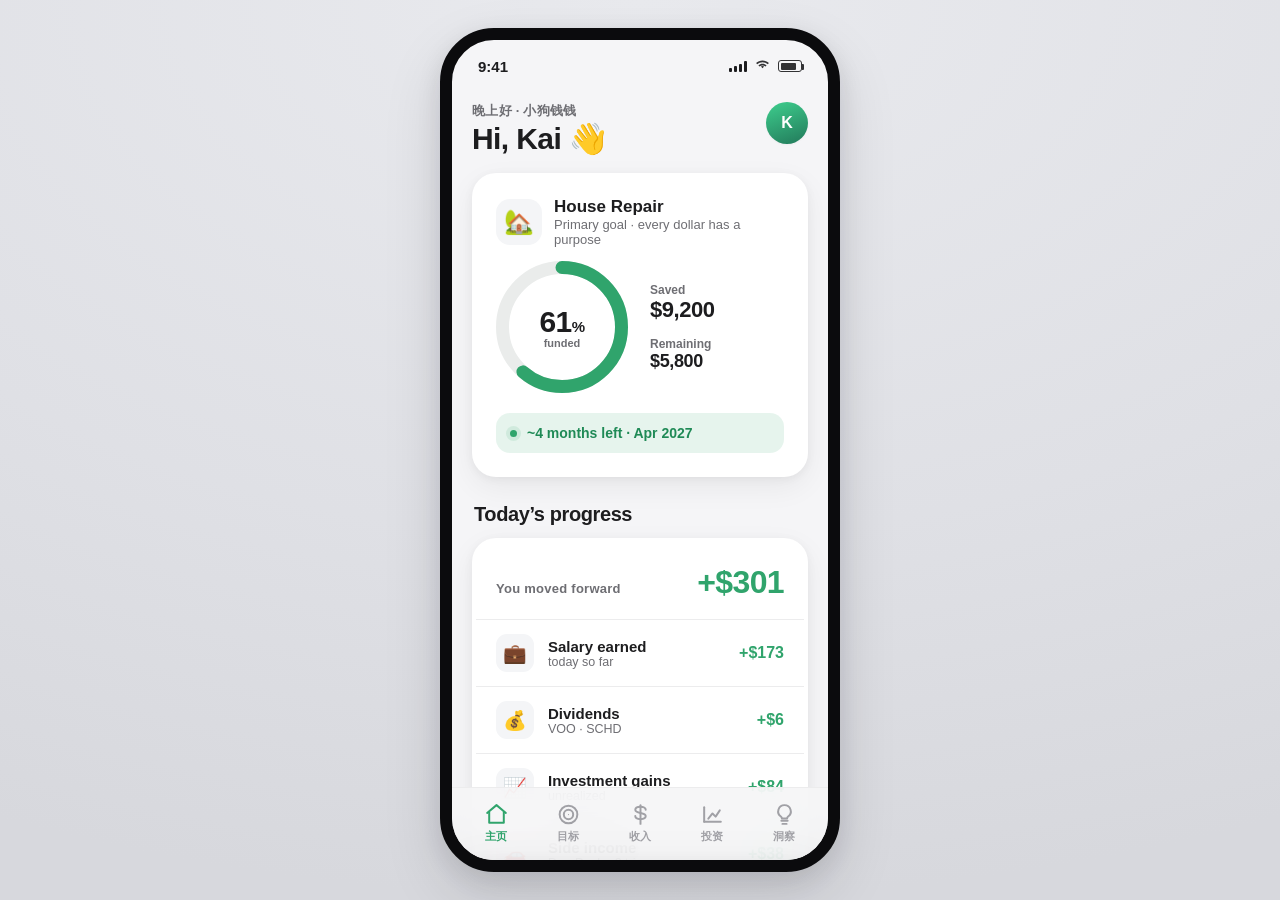
<file: docs/index.html>
<!doctype html>
<html lang="zh">
<head>
  <meta charset="utf-8" />
  <meta name="viewport" content="width=device-width, initial-scale=1, viewport-fit=cover" />
  <meta name="apple-mobile-web-app-capable" content="yes" />
  <meta name="apple-mobile-web-app-status-bar-style" content="black-translucent" />
  <meta name="theme-color" content="#000000" media="(prefers-color-scheme: dark)" />
  <meta name="theme-color" content="#f5f5f7" media="(prefers-color-scheme: light)" />
  <title>小狗钱钱 · Wealth Progress</title>
  <style>
    :root {
      --bg: #f2f2f4;
      --screen: #f5f5f7;
      --card: #ffffff;
      --card-2: #f4f5f7;
      --ink: #1d1d1f;
      --ink-2: #6e6e73;
      --ink-3: #a1a1a6;
      --line: #ececed;
      --green: #30a46c;
      --green-strong: #1f8a56;
      --green-soft: rgba(48,164,108,.12);
      --green-ring-track: #eaeceb;
      --red: #d0503a;
      --shadow-sm: 0 1px 2px rgba(0,0,0,.04);
      --shadow: 0 2px 10px rgba(20,20,25,.05), 0 10px 30px rgba(20,20,25,.06);
      --shadow-lg: 0 8px 24px rgba(20,20,25,.10), 0 24px 60px rgba(20,20,25,.12);
      --radius: 24px;
      --radius-sm: 16px;
      --blur: saturate(180%) blur(20px);
    }
    @media (prefers-color-scheme: dark) {
      :root {
        --bg: #000000;
        --screen: #0a0a0b;
        --card: #16171a;
        --card-2: #1e2024;
        --ink: #f5f5f7;
        --ink-2: #9a9aa2;
        --ink-3: #6a6a72;
        --line: #232427;
        --green: #34d17e;
        --green-strong: #4ade8b;
        --green-soft: rgba(52,209,126,.14);
        --green-ring-track: #24262a;
        --red: #ff6b52;
        --shadow-sm: 0 1px 2px rgba(0,0,0,.4);
        --shadow: 0 2px 10px rgba(0,0,0,.5);
        --shadow-lg: 0 16px 50px rgba(0,0,0,.6);
      }
    }
    * { box-sizing: border-box; -webkit-tap-highlight-color: transparent; margin: 0; padding: 0; }
    html { -webkit-text-size-adjust: 100%; }
    body {
      font-family: -apple-system, BlinkMacSystemFont, "SF Pro Display", "SF Pro Text", "Segoe UI", Roboto, "PingFang SC", "Helvetica Neue", Arial, sans-serif;
      background: var(--bg); color: var(--ink);
      min-height: 100vh; -webkit-font-smoothing: antialiased; text-rendering: optimizeLegibility;
      display: flex; align-items: center; justify-content: center;
    }
    .tnum { font-variant-numeric: tabular-nums; font-feature-settings: "tnum"; }

    /* ===== Device frame (desktop) ===== */
    .device {
      position: relative; width: 100%; max-width: 400px; height: 100vh; max-height: 860px;
      background: var(--screen); overflow: hidden; display: flex; flex-direction: column;
    }
    @media (min-width: 480px) {
      body { padding: 28px; background: radial-gradient(120% 100% at 50% 0%, #e9eaee 0%, #dfe0e5 60%, #d7d8dd 100%); }
      @media (prefers-color-scheme: dark) { body { background: radial-gradient(120% 100% at 50% 0%, #16171b 0%, #0a0a0c 70%); } }
      .device {
        height: 844px; border-radius: 54px; border: 12px solid #0b0b0d;
        box-shadow: var(--shadow-lg), inset 0 0 0 2px rgba(255,255,255,.04);
      }
    }

    /* status bar */
    .statusbar {
      height: 52px; flex: 0 0 auto; display: flex; align-items: center; justify-content: space-between;
      padding: 0 26px; padding-top: env(safe-area-inset-top); font-weight: 600; font-size: 15px;
      position: relative; z-index: 5;
    }
    .statusbar .right { display: flex; align-items: center; gap: 7px; }
    .sig { display: inline-flex; align-items: flex-end; gap: 2px; height: 11px; }
    .sig i { width: 3px; background: var(--ink); border-radius: 1px; }
    .sig i:nth-child(1){height:4px} .sig i:nth-child(2){height:6px} .sig i:nth-child(3){height:8px} .sig i:nth-child(4){height:11px}
    .batt { width: 24px; height: 12px; border: 1.5px solid var(--ink); border-radius: 3px; position: relative; opacity:.9; }
    .batt::after { content:""; position:absolute; right:-3px; top:3px; width:2px; height:6px; background:var(--ink); border-radius:0 1px 1px 0; }
    .batt::before { content:""; position:absolute; left:1.5px; top:1.5px; bottom:1.5px; width:70%; background:var(--ink); border-radius:1px; }

    /* scroll area */
    .stage { flex: 1 1 auto; position: relative; overflow: hidden; }
    .view {
      position: absolute; inset: 0; overflow-y: auto; -webkit-overflow-scrolling: touch;
      padding: 4px 20px 118px; opacity: 0; visibility: hidden; transform: translateY(6px);
      transition: opacity .28s ease, transform .28s ease; scrollbar-width: none;
    }
    .view::-webkit-scrollbar { display: none; }
    .view.active { opacity: 1; visibility: visible; transform: none; }
    .view.detail {
      background: var(--screen); z-index: 20; transform: translateX(100%); transition: transform .3s cubic-bezier(.32,.72,0,1); }
    .view.detail.active { transform: none; }

    /* typography */
    .eyebrow { font-size: 13px; font-weight: 600; letter-spacing: .02em; color: var(--ink-2); text-transform: none; }
    h1.greet { font-size: 30px; font-weight: 800; letter-spacing: -.02em; line-height: 1.1; margin-top: 2px; }
    .section-title { font-size: 20px; font-weight: 800; letter-spacing: -.02em; margin: 26px 2px 12px; }
    .section-row { display: flex; align-items: baseline; justify-content: space-between; margin: 26px 2px 12px; }
    .section-row h2 { font-size: 20px; font-weight: 800; letter-spacing: -.02em; }
    .link { color: var(--green); font-weight: 600; font-size: 14px; }

    .topbar { display: flex; align-items: flex-start; justify-content: space-between; margin-top: 6px; }
    .avatar {
      width: 42px; height: 42px; border-radius: 50%; flex: 0 0 auto; display: grid; place-items: center;
      background: linear-gradient(160deg, #3ecf8e, #22795a); color: #fff; font-weight: 800; font-size: 16px;
      box-shadow: var(--shadow-sm); cursor: pointer;
    }

    /* cards */
    .card { background: var(--card); border-radius: var(--radius); box-shadow: var(--shadow); }
    .p20 { padding: 20px; } .p22 { padding: 22px; }

    /* hero primary goal */
    .hero { padding: 24px; margin-top: 18px; position: relative; overflow: hidden; }
    .hero .htop { display: flex; align-items: center; gap: 12px; margin-bottom: 6px; }
    .goal-emoji {
      width: 46px; height: 46px; border-radius: 14px; display: grid; place-items: center; font-size: 24px;
      background: var(--card-2); flex: 0 0 auto;
    }
    .hero .hname { font-size: 17px; font-weight: 700; }
    .hero .hsub { font-size: 13px; color: var(--ink-2); }
    .ring-wrap { display: flex; align-items: center; gap: 22px; margin-top: 14px; }
    .ring { position: relative; width: 132px; height: 132px; flex: 0 0 auto; }
    .ring svg { transform: rotate(-90deg); }
    .ring .ring-center { position: absolute; inset: 0; display: grid; place-items: center; text-align: center; }
    .ring .pct { font-size: 30px; font-weight: 800; letter-spacing: -.02em; }
    .ring .pct span { font-size: 15px; font-weight: 700; }
    .ring .pct-sub { font-size: 11px; color: var(--ink-2); font-weight: 600; margin-top: -2px; }
    .hero .stats { flex: 1; display: flex; flex-direction: column; gap: 14px; }
    .hstat .k { font-size: 12px; color: var(--ink-2); font-weight: 600; }
    .hstat .v { font-size: 22px; font-weight: 800; letter-spacing: -.02em; }
    .hstat .v.small { font-size: 18px; }
    .eta {
      margin-top: 20px; display: flex; align-items: center; gap: 10px; padding: 12px 14px;
      background: var(--green-soft); border-radius: 14px; color: var(--green-strong); font-weight: 700; font-size: 14px;
    }
    .eta .dot { width: 7px; height: 7px; border-radius: 50%; background: var(--green); box-shadow: 0 0 0 4px var(--green-soft); }

    /* today's progress */
    .today { padding: 8px 4px; }
    .today-total {
      display: flex; align-items: baseline; justify-content: space-between; padding: 18px 20px;
    }
    .today-total .amt { font-size: 32px; font-weight: 800; letter-spacing: -.02em; color: var(--green); }
    .prow { display: flex; align-items: center; gap: 14px; padding: 14px 20px; border-top: 1px solid var(--line); }
    .prow .pico { width: 38px; height: 38px; border-radius: 11px; display: grid; place-items: center; font-size: 19px; background: var(--card-2); flex:0 0 auto; }
    .prow .pname { font-weight: 600; font-size: 15px; }
    .prow .pmeta { font-size: 12.5px; color: var(--ink-2); }
    .prow .pamt { margin-left: auto; font-weight: 800; font-size: 16px; }
    .pamt.pos { color: var(--green); }

    .encourage { text-align: center; color: var(--ink-2); font-size: 14px; font-weight: 600; margin: 26px 0 4px; }

    /* goal cards list */
    .goal-card { padding: 18px; margin-bottom: 14px; cursor: pointer; transition: transform .12s ease; }
    .goal-card:active { transform: scale(.985); }
    .goal-card .gc-top { display: flex; align-items: center; gap: 13px; }
    .goal-card .gc-name { font-weight: 700; font-size: 16.5px; }
    .goal-card .gc-eta { font-size: 12.5px; color: var(--ink-2); margin-top: 1px; }
    .goal-card .gc-pct { margin-left: auto; font-weight: 800; font-size: 18px; }
    .bar { height: 9px; border-radius: 999px; background: var(--green-ring-track); overflow: hidden; margin-top: 16px; }
    .bar > i { display: block; height: 100%; border-radius: 999px; background: linear-gradient(90deg, var(--green), var(--green-strong)); }
    .gc-foot { display: flex; justify-content: space-between; margin-top: 11px; font-size: 13px; }
    .gc-foot .saved { font-weight: 700; }
    .gc-foot .target { color: var(--ink-2); font-weight: 600; }
    .done-badge { margin-left: auto; font-size: 12px; font-weight: 800; color: var(--green); background: var(--green-soft); padding: 5px 10px; border-radius: 999px; }

    /* income rows */
    .list { overflow: hidden; }
    .irow { display: flex; align-items: center; gap: 14px; padding: 16px 18px; border-top: 1px solid var(--line); }
    .irow:first-child { border-top: none; }
    .irow .iname { font-weight: 650; font-size: 15.5px; font-weight: 600; }
    .badge { display: inline-block; font-size: 11px; font-weight: 700; color: var(--ink-2); background: var(--card-2); padding: 3px 9px; border-radius: 999px; margin-top: 3px; }
    .irow .iamt { margin-left: auto; text-align: right; }
    .irow .iamt .m { font-weight: 800; font-size: 16px; }
    .irow .iamt .u { font-size: 11.5px; color: var(--ink-2); font-weight: 600; }

    .summary-strip { display: flex; gap: 12px; margin-top: 16px; }
    .summary-strip .card { flex: 1; padding: 16px; }
    .summary-strip .k { font-size: 12px; color: var(--ink-2); font-weight: 600; }
    .summary-strip .v { font-size: 24px; font-weight: 800; letter-spacing: -.02em; margin-top: 3px; }
    .v.green { color: var(--green); }

    /* portfolio */
    .holding { padding: 18px; margin-bottom: 14px; }
    .holding .h-top { display: flex; align-items: center; gap: 13px; }
    .h-tk { font-weight: 800; font-size: 16px; }
    .h-name { font-size: 12.5px; color: var(--ink-2); }
    .h-val { margin-left: auto; text-align: right; }
    .h-val .mv { font-weight: 800; font-size: 16px; }
    .h-val .gl { font-size: 12.5px; font-weight: 700; }
    .h-meta { display: flex; gap: 20px; margin-top: 14px; padding-top: 14px; border-top: 1px solid var(--line); }
    .h-meta .k { font-size: 11px; color: var(--ink-3); font-weight: 700; text-transform: uppercase; letter-spacing: .03em; }
    .h-meta .val { font-size: 14px; font-weight: 700; margin-top: 2px; }
    .funds { margin-top: 14px; }
    .funds .fund-title { font-size: 11px; color: var(--ink-3); font-weight: 700; text-transform: uppercase; letter-spacing: .03em; margin-bottom: 9px; }
    .fund-line { display: flex; align-items: center; gap: 10px; margin-bottom: 9px; }
    .fund-line .fbar { flex: 1; height: 7px; border-radius: 999px; background: var(--green-ring-track); overflow: hidden; }
    .fund-line .fbar > i { display: block; height: 100%; background: var(--green); border-radius: 999px; }
    .fund-line .flabel { font-size: 13px; font-weight: 600; min-width: 108px; }
    .fund-line .fpct { font-size: 13px; font-weight: 800; color: var(--ink-2); width: 38px; text-align: right; }

    /* insights */
    .insight { padding: 18px 18px 18px 18px; margin-bottom: 14px; display: flex; gap: 14px; align-items: flex-start; }
    .insight .ico { width: 40px; height: 40px; border-radius: 12px; display: grid; place-items: center; font-size: 20px; background: var(--green-soft); flex: 0 0 auto; }
    .insight .itxt { font-size: 15.5px; font-weight: 600; line-height: 1.4; }
    .insight .itag { font-size: 12px; color: var(--green); font-weight: 700; margin-top: 6px; }

    /* profile */
    .profile-hero { display: flex; flex-direction: column; align-items: center; gap: 12px; padding: 30px 20px 10px; text-align: center; }
    .profile-hero .avatar { width: 78px; height: 78px; font-size: 30px; }
    .profile-hero .pname { font-size: 22px; font-weight: 800; }
    .profile-hero .pmail { font-size: 13.5px; color: var(--ink-2); }
    .menu { overflow: hidden; }
    .mrow { display: flex; align-items: center; gap: 14px; padding: 16px 18px; border-top: 1px solid var(--line); font-weight: 600; font-size: 15.5px; }
    .mrow:first-child { border-top: none; }
    .mrow .chev { margin-left: auto; color: var(--ink-3); font-size: 20px; font-weight: 400; }
    .mrow .mico { width: 34px; height: 34px; border-radius: 9px; display: grid; place-items: center; font-size: 17px; background: var(--card-2); }

    /* detail */
    .detail-nav { display: flex; align-items: center; gap: 6px; padding: 2px 0 6px; }
    .back { display: inline-flex; align-items: center; gap: 3px; color: var(--green); font-weight: 600; font-size: 16px; cursor: pointer; }
    .detail-hero { text-align: center; padding: 10px 0 6px; }
    .detail-hero .ring { margin: 4px auto 0; }
    .detail-hero .dname { font-size: 22px; font-weight: 800; margin-top: 14px; }
    .detail-hero .dsub { color: var(--ink-2); font-size: 14px; font-weight: 600; margin-top: 3px; }

    /* tab bar */
    .tabbar {
      position: absolute; left: 0; right: 0; bottom: 0; z-index: 30;
      display: flex; padding: 8px 8px calc(10px + env(safe-area-inset-bottom));
      background: color-mix(in srgb, var(--screen) 90%, transparent); backdrop-filter: var(--blur); -webkit-backdrop-filter: var(--blur);
      border-top: 1px solid var(--line);
    }
    .tab { flex: 1; background: none; border: none; cursor: pointer; display: flex; flex-direction: column; align-items: center; gap: 3px; padding: 6px 0; color: var(--ink-3); }
    .tab .ti { width: 25px; height: 25px; }
    .tab .tl { font-size: 10.5px; font-weight: 600; letter-spacing: .01em; }
    .tab.active { color: var(--green); }
    .tab svg { width: 25px; height: 25px; stroke: currentColor; fill: none; stroke-width: 1.9; stroke-linecap: round; stroke-linejoin: round; }

    /* FAB add */
    .fab {
      position: absolute; right: 20px; bottom: calc(84px + env(safe-area-inset-bottom)); z-index: 25;
      width: 54px; height: 54px; border-radius: 50%; background: var(--green); color: #fff; border: none;
      font-size: 28px; font-weight: 300; box-shadow: var(--shadow-lg); cursor: pointer; display: grid; place-items: center;
    }
    .fab:active { transform: scale(.94); }

    /* sheet modal */
    .scrim { position: absolute; inset: 0; z-index: 40; background: rgba(0,0,0,.32); opacity: 0; visibility: hidden; transition: opacity .25s ease; }
    .scrim.open { opacity: 1; visibility: visible; }
    .sheet {
      position: absolute; left: 0; right: 0; bottom: 0; z-index: 41; background: var(--screen);
      border-radius: 26px 26px 0 0; padding: 10px 20px calc(24px + env(safe-area-inset-bottom));
      transform: translateY(100%); transition: transform .32s cubic-bezier(.32,.72,0,1); box-shadow: var(--shadow-lg);
      max-height: 88%; overflow-y: auto;
    }
    .sheet.open { transform: none; }
    .grabber { width: 38px; height: 5px; border-radius: 999px; background: var(--ink-3); opacity: .4; margin: 6px auto 14px; }
    .sheet h3 { font-size: 20px; font-weight: 800; letter-spacing: -.02em; margin-bottom: 16px; }
    .field { margin-bottom: 14px; }
    .field label { display: block; font-size: 13px; font-weight: 600; color: var(--ink-2); margin-bottom: 7px; }
    .field input {
      width: 100%; font-size: 16px; padding: 13px 15px; border: 1px solid var(--line); border-radius: 14px;
      background: var(--card); color: var(--ink); -webkit-appearance: none; appearance: none; font-family: inherit;
    }
    .field input:focus { outline: none; border-color: var(--green); box-shadow: 0 0 0 3px var(--green-soft); }
    .emoji-row { display: flex; gap: 8px; flex-wrap: wrap; }
    .emoji-row button {
      width: 44px; height: 44px; border-radius: 12px; border: 1px solid var(--line); background: var(--card);
      font-size: 22px; cursor: pointer; display: grid; place-items: center;
    }
    .emoji-row button.sel { border-color: var(--green); background: var(--green-soft); }
    .seg { display: flex; gap: 6px; background: var(--card-2); padding: 4px; border-radius: 12px; }
    .seg button { flex: 1; border: none; background: none; padding: 9px 6px; border-radius: 9px; font-weight: 600; font-size: 12.5px; color: var(--ink-2); cursor: pointer; }
    .seg button.sel { background: var(--card); color: var(--ink); box-shadow: var(--shadow-sm); }
    .btn-cta {
      width: 100%; margin-top: 8px; background: var(--green); color: #fff; border: none; border-radius: 15px;
      padding: 16px; font-size: 16px; font-weight: 700; cursor: pointer;
    }
    .btn-cta:active { background: var(--green-strong); }
    .muted-note { text-align: center; font-size: 12px; color: var(--ink-3); margin-top: 12px; }
  </style>
</head>
<body>
  <div class="device">
    <div class="statusbar">
      <span class="tnum">9:41</span>
      <span class="right">
        <span class="sig"><i></i><i></i><i></i><i></i></span>
        <svg width="17" height="12" viewBox="0 0 17 12" fill="var(--ink)" style="opacity:.9"><path d="M8.5 2.2c2 0 3.9.8 5.3 2.1l1.1-1.2C13.2 1.4 10.9.5 8.5.5S3.8 1.4 2.1 3.1l1.1 1.2C4.6 3 6.5 2.2 8.5 2.2zM8.5 5.4c1.1 0 2.2.4 3 1.2l1.1-1.2C11.5 4.3 10 3.7 8.5 3.7S5.5 4.3 4.4 5.4l1.1 1.2c.8-.8 1.9-1.2 3-1.2zM8.5 8.3l1.6-1.7c-.4-.4-1-.6-1.6-.6s-1.2.2-1.6.6L8.5 8.3z"/></svg>
        <span class="batt"></span>
      </span>
    </div>

    <div class="stage" id="stage">
      <!-- ===== HOME ===== -->
      <section class="view active" id="home"></section>
      <!-- ===== GOALS ===== -->
      <section class="view" id="goals"></section>
      <!-- ===== INCOME ===== -->
      <section class="view" id="income"></section>
      <!-- ===== PORTFOLIO ===== -->
      <section class="view" id="portfolio"></section>
      <!-- ===== INSIGHTS ===== -->
      <section class="view" id="insights"></section>
      <!-- ===== PROFILE ===== -->
      <section class="view" id="profile"></section>
      <!-- ===== GOAL DETAIL ===== -->
      <section class="view detail" id="goalDetail"></section>
    </div>

    <button class="fab" id="fab" aria-label="Add">+</button>

    <nav class="tabbar" id="tabbar">
      <button class="tab active" data-tab="home">
        <svg viewBox="0 0 24 24"><path d="M3 10.5 12 3l9 7.5"/><path d="M5 9.5V20h14V9.5"/></svg>
        <span class="tl">主页</span>
      </button>
      <button class="tab" data-tab="goals">
        <svg viewBox="0 0 24 24"><circle cx="12" cy="12" r="8.5"/><circle cx="12" cy="12" r="4.5"/><circle cx="12" cy="12" r=".6" fill="currentColor" stroke="none"/></svg>
        <span class="tl">目标</span>
      </button>
      <button class="tab" data-tab="income">
        <svg viewBox="0 0 24 24"><path d="M12 3v18"/><path d="M17 7.5C17 5.6 14.8 4.5 12 4.5S7 5.6 7 7.5 9 10 12 10.5s5 1 5 3-2.2 3-5 3-5-1.1-5-3"/></svg>
        <span class="tl">收入</span>
      </button>
      <button class="tab" data-tab="portfolio">
        <svg viewBox="0 0 24 24"><path d="M4 19V5"/><path d="M4 19h16"/><path d="M8 16l4-5 3 3 4-6"/></svg>
        <span class="tl">投资</span>
      </button>
      <button class="tab" data-tab="insights">
        <svg viewBox="0 0 24 24"><path d="M9 18h6"/><path d="M10 21h4"/><path d="M12 3a6 6 0 0 0-3.5 10.9c.6.5 1 1.2 1 2h5c0-.8.4-1.5 1-2A6 6 0 0 0 12 3Z"/></svg>
        <span class="tl">洞察</span>
      </button>
    </nav>

    <!-- sheet -->
    <div class="scrim" id="scrim"></div>
    <div class="sheet" id="sheet"></div>
  </div>

  <script>
    const $ = s => document.querySelector(s);
    const el = (t, c, h) => { const e = document.createElement(t); if (c) e.className = c; if (h != null) e.innerHTML = h; return e; };
    const money = n => (n < 0 ? '−$' : '$') + Math.abs(Math.round(n)).toLocaleString();
    const money2 = n => (n < 0 ? '−$' : '$') + Math.abs(n).toLocaleString(undefined, {minimumFractionDigits:2, maximumFractionDigits:2});
    const pctv = n => Math.max(0, Math.min(100, n));

    /* ---------- state ---------- */
    const SEED_GOALS = [
      { id:'g1', emoji:'🏡', name:'House Repair', target:15000, saved:9200, monthly:1400, primary:true,
        sources:[{name:'Salary',pct:45},{name:'Rental income',pct:30},{name:'Stock Portfolio',pct:25}] },
      { id:'g2', emoji:'✈️', name:'Japan Trip', target:6000, saved:2100, monthly:650,
        sources:[{name:'DoorDash',pct:55},{name:'Dividends',pct:20},{name:'Bonus',pct:25}] },
      { id:'g3', emoji:'👵', name:'Support Parents', target:12000, saved:4800, monthly:500,
        sources:[{name:'Salary',pct:70},{name:'Dividends',pct:30}] },
      { id:'g4', emoji:'🐶', name:'小狗基金 Puppy Fund', target:2000, saved:1450, monthly:180,
        sources:[{name:'DoorDash',pct:60},{name:'Savings',pct:40}] },
      { id:'g5', emoji:'🛟', name:'Emergency Fund', target:10000, saved:10000, monthly:0,
        sources:[{name:'Salary',pct:60},{name:'Savings',pct:40}] },
      { id:'g6', emoji:'🌅', name:'Retirement', target:500000, saved:82000, monthly:2000,
        sources:[{name:'Stock Portfolio',pct:65},{name:'Dividends',pct:20},{name:'Salary',pct:15}] },
    ];
    const SEED_INCOME = [
      { id:'i1', emoji:'💼', name:'Salary', type:'Fixed monthly', amount:5200, unit:'/mo' },
      { id:'i2', emoji:'📈', name:'Stock Portfolio', type:'Variable', amount:1300, unit:'/mo avg' },
      { id:'i3', emoji:'💰', name:'Dividends', type:'Recurring', amount:180, unit:'/mo' },
      { id:'i4', emoji:'🚗', name:'DoorDash', type:'Variable', amount:420, unit:'/mo avg' },
      { id:'i5', emoji:'🏠', name:'Rental income', type:'Fixed monthly', amount:1100, unit:'/mo' },
      { id:'i6', emoji:'🎁', name:'Year-end Bonus', type:'One-time', amount:8000, unit:'once' },
    ];
    const load = (k, seed) => { try { return JSON.parse(localStorage.getItem(k)) || seed; } catch(e){ return seed; } };
    let goals = load('xg_goals', SEED_GOALS);
    let income = load('xg_income', SEED_INCOME);
    const saveGoals = () => localStorage.setItem('xg_goals', JSON.stringify(goals));
    const saveIncome = () => localStorage.setItem('xg_income', JSON.stringify(income));

    /* ---------- computed ---------- */
    const gpct = g => pctv(g.target ? g.saved / g.target * 100 : 0);
    const gremain = g => Math.max(0, g.target - g.saved);
    const gdays = g => g.monthly > 0 && gremain(g) > 0 ? Math.ceil(gremain(g) / (g.monthly/30)) : (gremain(g) === 0 ? 0 : null);
    const etaText = g => { const d = gdays(g); if (d === 0) return 'Goal reached'; if (d == null) return 'Add funding'; if (d < 60) return `~${d} days left`; return `~${Math.round(d/30)} months left`; };
    const etaDate = g => { const d = gdays(g); if (d == null || d===0) return null; const dt = new Date(Date.now()+d*864e5); return dt.toLocaleDateString(undefined,{month:'short', year:'numeric'}); };

    /* ---------- ring ---------- */
    function ring(pct, size=132, stroke=13) {
      const r = (size - stroke) / 2, c = 2 * Math.PI * r, off = c * (1 - pct/100);
      const done = pct >= 100;
      return `<div class="ring" style="width:${size}px;height:${size}px">
        <svg width="${size}" height="${size}">
          <circle cx="${size/2}" cy="${size/2}" r="${r}" stroke="var(--green-ring-track)" stroke-width="${stroke}" fill="none"/>
          <circle cx="${size/2}" cy="${size/2}" r="${r}" stroke="var(--green)" stroke-width="${stroke}" fill="none"
            stroke-linecap="round" stroke-dasharray="${c.toFixed(1)}" stroke-dashoffset="${off.toFixed(1)}"/>
        </svg>
        <div class="ring-center">
          <div>
            <div class="pct tnum">${Math.round(pct)}<span>%</span></div>
            <div class="pct-sub">${done ? 'complete' : 'funded'}</div>
          </div>
        </div>
      </div>`;
    }

    /* ---------- HOME ---------- */
    function renderHome() {
      const g = goals.find(x => x.primary) || goals[0];
      const hour = new Date().getHours();
      const greet = hour < 12 ? '早上好' : hour < 18 ? '下午好' : '晚上好';
      const today = [
        { emoji:'💼', name:'Salary earned', meta:'today so far', amt:173 },
        { emoji:'💰', name:'Dividends', meta:'VOO · SCHD', amt:6 },
        { emoji:'📈', name:'Investment gains', meta:'unrealized', amt:84 },
        { emoji:'🚗', name:'Side income', meta:'DoorDash · 2 trips', amt:38 },
      ];
      const total = today.reduce((s,t)=>s+t.amt,0);
      const v = $('#home'); v.innerHTML = '';

      const top = el('div','topbar');
      top.innerHTML = `<div><div class="eyebrow">${greet} · 小狗钱钱</div><h1 class="greet">Hi, Kai 👋</h1></div>`;
      const av = el('div','avatar','K'); av.onclick = () => go('profile'); top.appendChild(av);
      v.appendChild(top);

      const hero = el('div','card hero');
      hero.innerHTML = `
        <div class="htop">
          <div class="goal-emoji">${g.emoji}</div>
          <div><div class="hname">${g.name}</div><div class="hsub">Primary goal · every dollar has a purpose</div></div>
        </div>
        <div class="ring-wrap">
          ${ring(gpct(g))}
          <div class="stats">
            <div class="hstat"><div class="k">Saved</div><div class="v tnum">${money(g.saved)}</div></div>
            <div class="hstat"><div class="k">Remaining</div><div class="v small tnum">${money(gremain(g))}</div></div>
          </div>
        </div>
        <div class="eta"><span class="dot"></span>${etaText(g)}${etaDate(g)?' · '+etaDate(g):''}</div>`;
      hero.onclick = () => openGoal(g.id);
      v.appendChild(hero);

      v.appendChild(el('div','section-title','Today’s progress'));
      const tcard = el('div','card today');
      tcard.appendChild(el('div','today-total','<div><div class="eyebrow">You moved forward</div></div><div class="amt tnum">+'+money(total)+'</div>'));
      today.forEach(t => tcard.appendChild(el('div','prow',
        `<div class="pico">${t.emoji}</div><div><div class="pname">${t.name}</div><div class="pmeta">${t.meta}</div></div><div class="pamt pos tnum">+${money(t.amt)}</div>`)));
      v.appendChild(tcard);

      v.appendChild(el('div','encourage','🐶 每一天，你都离梦想更近一点。'));
    }

    /* ---------- GOALS ---------- */
    function goalCard(g) {
      const done = gpct(g) >= 100;
      const c = el('div','card goal-card');
      c.innerHTML = `
        <div class="gc-top">
          <div class="goal-emoji">${g.emoji}</div>
          <div><div class="gc-name">${g.name}</div><div class="gc-eta">${etaText(g)}</div></div>
          ${done ? '<span class="done-badge">✓ Reached</span>' : `<span class="gc-pct tnum">${Math.round(gpct(g))}%</span>`}
        </div>
        <div class="bar"><i style="width:${gpct(g)}%"></i></div>
        <div class="gc-foot"><span class="saved tnum">${money(g.saved)}</span><span class="target tnum">of ${money(g.target)}</span></div>`;
      c.onclick = () => openGoal(g.id);
      return c;
    }
    function renderGoals() {
      const v = $('#goals'); v.innerHTML = '';
      v.appendChild(el('div','topbar','<div><div class="eyebrow">Dreams in progress</div><h1 class="greet">Goals</h1></div>'));
      const wrap = el('div',null,''); wrap.style.marginTop = '18px';
      goals.forEach(g => wrap.appendChild(goalCard(g)));
      v.appendChild(wrap);
    }

    /* ---------- GOAL DETAIL ---------- */
    function openGoal(id) {
      const g = goals.find(x => x.id === id); if (!g) return;
      const v = $('#goalDetail');
      const sug = [
        `One extra DoorDash shift each week would reach <b>${g.name}</b> ${Math.round(18 + gpct(g)/4)} days sooner.`,
        `Redirecting this month’s dividends here moves the date forward by <b>12 days</b>.`,
        `You’re ${Math.round(gpct(g))}% there — staying consistent finishes ${etaDate(g)?'around '+etaDate(g):'on schedule'}.`
      ];
      const hist = [12, 20, 26, 34, 41, 52, 60, Math.round(gpct(g))];
      v.innerHTML = `
        <div class="detail-nav"><span class="back" id="detBack">‹ Goals</span></div>
        <div class="detail-hero">
          ${ring(gpct(g), 148, 14)}
          <div class="dname">${g.emoji} ${g.name}</div>
          <div class="dsub tnum">${money(g.saved)} of ${money(g.target)} · ${etaText(g)}</div>
        </div>
        <div class="section-row"><h2>Funding sources</h2></div>
        <div class="card funds" style="padding:18px">
          ${g.sources.map(s=>`<div class="fund-line"><span class="flabel">${s.name}</span><span class="fbar"><i style="width:${s.pct}%"></i></span><span class="fpct tnum">${s.pct}%</span></div>`).join('')}
        </div>
        <div class="section-row"><h2>Timeline</h2></div>
        <div class="card p20">
          <div style="display:flex;align-items:baseline;justify-content:space-between">
            <div><div class="eyebrow">Projected completion</div><div style="font-size:24px;font-weight:800;letter-spacing:-.02em;margin-top:4px">${etaDate(g)||'—'}</div></div>
            <div style="text-align:right"><div class="eyebrow">Monthly</div><div style="font-size:20px;font-weight:800;color:var(--green);margin-top:4px" class="tnum">+${money(g.monthly)}</div></div>
          </div>
          <div style="display:flex;align-items:flex-end;gap:6px;height:70px;margin-top:18px">
            ${hist.map(h=>`<div style="flex:1;background:var(--green-ring-track);border-radius:6px 6px 0 0;height:${Math.max(8,h)}%;position:relative;overflow:hidden"><div style="position:absolute;inset:0;background:linear-gradient(180deg,var(--green),var(--green-strong));opacity:.9"></div></div>`).join('')}
          </div>
          <div class="eyebrow" style="margin-top:8px">Historical progress · last 8 months</div>
        </div>
        <div class="section-row"><h2>Ways to accelerate</h2></div>
        ${sug.map(s=>`<div class="card insight"><div class="ico">💡</div><div><div class="itxt">${s}</div><div class="itag">Tap to simulate →</div></div></div>`).join('')}
      `;
      $('#detBack').onclick = () => { v.classList.remove('active'); updateFab(); };
      $('#fab').style.display = 'none';
      requestAnimationFrame(()=>{ v.scrollTop = 0; v.classList.add('active'); });
    }

    /* ---------- INCOME ---------- */
    function renderIncome() {
      const v = $('#income'); v.innerHTML = '';
      v.appendChild(el('div','topbar','<div><div class="eyebrow">Every stream has a job</div><h1 class="greet">Income</h1></div>'));
      const monthly = income.filter(i=>i.unit!=='once').reduce((s,i)=>s+i.amount,0);
      const strip = el('div','summary-strip');
      strip.innerHTML = `
        <div class="card"><div class="k">Monthly inflow</div><div class="v green tnum">${money(monthly)}</div></div>
        <div class="card"><div class="k">Sources</div><div class="v tnum">${income.length}</div></div>`;
      v.appendChild(strip);
      v.appendChild(el('div','section-title','Sources'));
      const list = el('div','card list');
      income.forEach(i => list.appendChild(el('div','irow',
        `<div class="goal-emoji" style="width:40px;height:40px;font-size:20px">${i.emoji}</div>
         <div><div class="iname">${i.name}</div><span class="badge">${i.type}</span></div>
         <div class="iamt"><div class="m tnum">${money(i.amount)}</div><div class="u">${i.unit}</div></div>`)));
      v.appendChild(list);
    }

    /* ---------- PORTFOLIO ---------- */
    const HOLDINGS = [
      { tk:'VOO', name:'S&P 500 ETF', value:28400, gain:3120, glpct:12.3, div:'$310/yr', alloc:'52%', funds:[{n:'House Repair',p:70},{n:'Retirement',p:30}] },
      { tk:'SCHD', name:'Dividend ETF', value:9800, gain:540, glpct:5.8, div:'$420/yr', alloc:'18%', funds:[{n:'Support Parents',p:60},{n:'Emergency Fund',p:40}] },
      { tk:'AAPL', name:'Apple Inc.', value:12600, gain:1840, glpct:17.1, div:'$96/yr', alloc:'23%', funds:[{n:'Japan Trip',p:100}] },
      { tk:'CASH', name:'High-yield savings', value:3800, gain:152, glpct:4.0, div:'4.2% APY', alloc:'7%', funds:[{n:'Puppy Fund',p:100}] },
    ];
    function renderPortfolio() {
      const v = $('#portfolio'); v.innerHTML = '';
      const total = HOLDINGS.reduce((s,h)=>s+h.value,0);
      const gain = HOLDINGS.reduce((s,h)=>s+h.gain,0);
      v.appendChild(el('div','topbar','<div><div class="eyebrow">Working toward your goals</div><h1 class="greet">Portfolio</h1></div>'));
      const strip = el('div','summary-strip');
      strip.innerHTML = `
        <div class="card"><div class="k">Total value</div><div class="v tnum">${money(total)}</div></div>
        <div class="card"><div class="k">Total gain</div><div class="v green tnum">+${money(gain)}</div></div>`;
      v.appendChild(strip);
      v.appendChild(el('div','section-title','Holdings'));
      HOLDINGS.forEach(h => {
        const c = el('div','card holding');
        c.innerHTML = `
          <div class="h-top">
            <div class="goal-emoji" style="width:44px;height:44px;font-size:14px;font-weight:800">${h.tk}</div>
            <div><div class="h-tk">${h.tk}</div><div class="h-name">${h.name}</div></div>
            <div class="h-val"><div class="mv tnum">${money(h.value)}</div><div class="gl tnum" style="color:var(--green)">+${money(h.gain)} · +${h.glpct}%</div></div>
          </div>
          <div class="h-meta">
            <div><div class="k">Dividends</div><div class="val tnum">${h.div}</div></div>
            <div><div class="k">Allocation</div><div class="val tnum">${h.alloc}</div></div>
          </div>
          <div class="funds"><div class="fund-title">Funds these goals</div>
            ${h.funds.map(f=>`<div class="fund-line"><span class="flabel">${f.n}</span><span class="fbar"><i style="width:${f.p}%"></i></span><span class="fpct tnum">${f.p}%</span></div>`).join('')}
          </div>`;
        v.appendChild(c);
      });
    }

    /* ---------- INSIGHTS ---------- */
    const INSIGHTS = [
      { ico:'💰', t:'Your dividends paid for <b>2% of your Japan trip</b> this month.', tag:'Dividends → Japan Trip' },
      { ico:'🚗', t:'One extra DoorDash shift each week would help you reach <b>House Repair 41 days sooner</b>.', tag:'Suggestion' },
      { ico:'🏡', t:'You saved enough this month to move <b>House Repair forward by 12 days</b>.', tag:'Ahead of schedule' },
      { ico:'📈', t:'Your portfolio gains this month cover <b>3 weeks of the Retirement goal</b>.', tag:'Investments → Retirement' },
      { ico:'🐶', t:'小狗钱钱 says: every dollar you added today already has a job. Keep the streak going.', tag:'Daily encouragement' },
    ];
    function renderInsights() {
      const v = $('#insights'); v.innerHTML = '';
      v.appendChild(el('div','topbar','<div><div class="eyebrow">Calm, encouraging, actionable</div><h1 class="greet">Insights</h1></div>'));
      const wrap = el('div',null,''); wrap.style.marginTop = '18px';
      INSIGHTS.forEach(i => wrap.appendChild(el('div','card insight',
        `<div class="ico">${i.ico}</div><div><div class="itxt">${i.t}</div><div class="itag">${i.tag}</div></div>`)));
      v.appendChild(wrap);
    }

    /* ---------- PROFILE ---------- */
    function renderProfile() {
      const v = $('#profile'); v.innerHTML = '';
      v.appendChild(el('div','topbar','<div><div class="eyebrow">Account</div><h1 class="greet">Profile</h1></div>'));
      v.appendChild(el('div','profile-hero',
        `<div class="avatar">K</div><div class="pname">Kai</div><div class="pmail">chenkai319@gmail.com</div>`));
      const menu = el('div','card menu'); menu.style.marginTop='18px';
      [['🎯','Goal reminders'],['💵','Currency · USD'],['🔔','Notifications'],['🌙','Appearance · Auto'],['🔒','Privacy · On-device'],['❓','Help & about 小狗钱钱']]
        .forEach(([i,t]) => menu.appendChild(el('div','mrow',`<div class="mico">${i}</div>${t}<span class="chev">›</span>`)));
      v.appendChild(menu);
      v.appendChild(el('div','encourage','小狗钱钱 · A Dog Called Money · v1.0'));
    }

    /* ---------- navigation ---------- */
    const RENDER = { home:renderHome, goals:renderGoals, income:renderIncome, portfolio:renderPortfolio, insights:renderInsights, profile:renderProfile };
    let current = 'home';
    function go(tab) {
      $('#goalDetail').classList.remove('active');
      (RENDER[tab] || renderHome)();
      document.querySelectorAll('.view').forEach(v => { if (v.id!=='goalDetail') v.classList.toggle('active', v.id===tab); });
      document.querySelectorAll('.tab').forEach(t => t.classList.toggle('active', t.dataset.tab===tab));
      current = tab;
      updateFab();
    }
    function updateFab() {
      const detailOpen = $('#goalDetail').classList.contains('active');
      $('#fab').style.display = (!detailOpen && (current==='goals' || current==='income')) ? 'grid' : 'none';
    }
    document.querySelectorAll('.tab').forEach(t => t.onclick = () => go(t.dataset.tab));

    /* ---------- add sheets ---------- */
    const GOAL_EMOJIS = ['🏡','✈️','🚗','👵','🐶','🎓','💍','🌅','🛟','🎁','🏝️','📱'];
    const INC_EMOJIS = ['💼','📈','💰','🚗','🏠','🎁','🏦','💵','🧾','🎨'];
    function openSheet(html) { $('#sheet').innerHTML = '<div class="grabber"></div>'+html; $('#scrim').classList.add('open'); $('#sheet').classList.add('open'); }
    function closeSheet() { $('#scrim').classList.remove('open'); $('#sheet').classList.remove('open'); }
    $('#scrim').onclick = closeSheet;

    function addGoalSheet() {
      let emoji = '🎯';
      openSheet(`
        <h3>New goal</h3>
        <div class="field"><label>Icon</label><div class="emoji-row" id="ge">${GOAL_EMOJIS.map(e=>`<button>${e}</button>`).join('')}</div></div>
        <div class="field"><label>Goal name</label><input id="gn" placeholder="e.g. Dream vacation" autocomplete="off"></div>
        <div class="field"><label>Target amount ($)</label><input id="gt" type="number" inputmode="decimal" placeholder="5000"></div>
        <div class="field"><label>Already saved ($)</label><input id="gs" type="number" inputmode="decimal" placeholder="0"></div>
        <div class="field"><label>Monthly contribution ($)</label><input id="gm" type="number" inputmode="decimal" placeholder="400"></div>
        <button class="btn-cta" id="gsave">Create goal</button>
        <div class="muted-note">Saved on this device · nothing is uploaded</div>`);
      const btns = document.querySelectorAll('#ge button'); btns[0].classList.add('sel'); emoji = GOAL_EMOJIS[0];
      btns.forEach((b,i)=> b.onclick = () => { btns.forEach(x=>x.classList.remove('sel')); b.classList.add('sel'); emoji = GOAL_EMOJIS[i]; });
      $('#gsave').onclick = () => {
        const name = $('#gn').value.trim(); const target = +$('#gt').value;
        if (!name) return $('#gn').focus(); if (!target || target<=0) return $('#gt').focus();
        goals.push({ id:'g'+Date.now(), emoji, name, target, saved:+$('#gs').value||0, monthly:+$('#gm').value||0,
          sources:[{name:'Salary',pct:60},{name:'Savings',pct:40}] });
        saveGoals(); closeSheet(); go('goals');
      };
    }
    function addIncomeSheet() {
      let emoji = '💵', type = 'Fixed monthly';
      openSheet(`
        <h3>New income source</h3>
        <div class="field"><label>Icon</label><div class="emoji-row" id="ie">${INC_EMOJIS.map(e=>`<button>${e}</button>`).join('')}</div></div>
        <div class="field"><label>Source name</label><input id="in" placeholder="e.g. Freelance design" autocomplete="off"></div>
        <div class="field"><label>Amount ($)</label><input id="ia" type="number" inputmode="decimal" placeholder="500"></div>
        <div class="field"><label>Type</label><div class="seg" id="iseg">
          ${['Fixed monthly','Variable','One-time','Recurring'].map((t,i)=>`<button class="${i===0?'sel':''}" data-t="${t}">${t.split(' ')[0]}</button>`).join('')}
        </div></div>
        <button class="btn-cta" id="isave">Add source</button>
        <div class="muted-note">Saved on this device · nothing is uploaded</div>`);
      const ebtns = document.querySelectorAll('#ie button'); ebtns[0].classList.add('sel'); emoji = INC_EMOJIS[0];
      ebtns.forEach((b,i)=> b.onclick = () => { ebtns.forEach(x=>x.classList.remove('sel')); b.classList.add('sel'); emoji = INC_EMOJIS[i]; });
      const sbtns = document.querySelectorAll('#iseg button');
      sbtns.forEach(b => b.onclick = () => { sbtns.forEach(x=>x.classList.remove('sel')); b.classList.add('sel'); type = b.dataset.t; });
      $('#isave').onclick = () => {
        const name = $('#in').value.trim(); const amount = +$('#ia').value;
        if (!name) return $('#in').focus(); if (!amount || amount<=0) return $('#ia').focus();
        income.push({ id:'i'+Date.now(), emoji, name, type, amount, unit: type==='One-time'?'once':'/mo' });
        saveIncome(); closeSheet(); go('income');
      };
    }
    $('#fab').onclick = () => { if (current==='income') addIncomeSheet(); else addGoalSheet(); };

    /* ---------- init ---------- */
    go('home');
  </script>
</body>
</html>
</file>
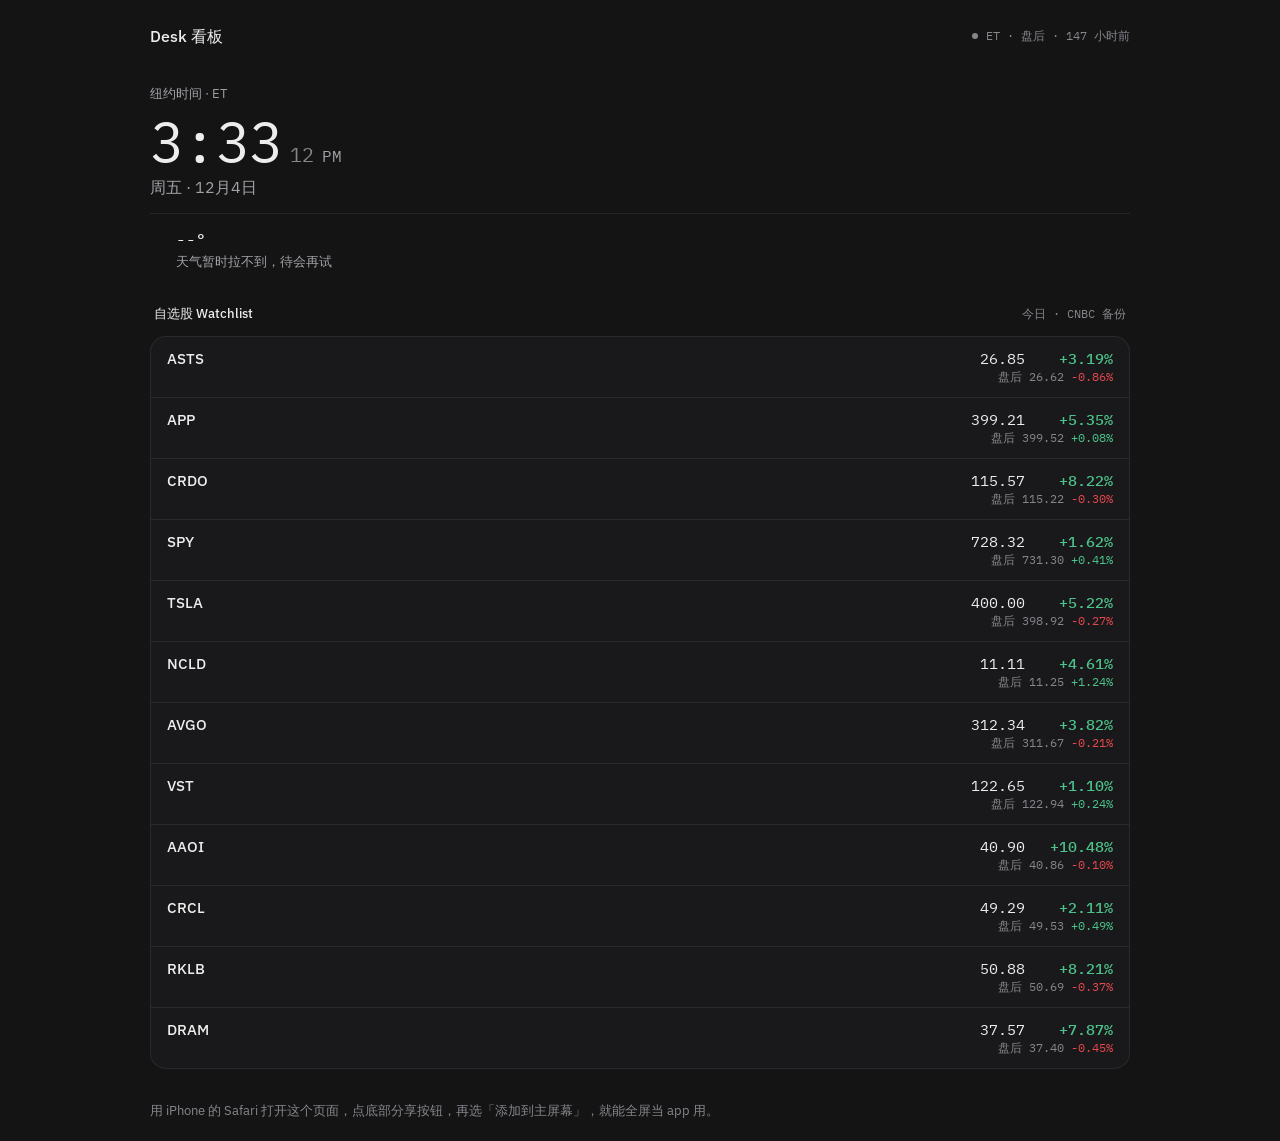
<file: docs/desk-dashboard/index.html>
<!DOCTYPE html>
<html lang="zh-CN">
  <head>
    <meta charset="utf-8" />
    <meta name="viewport" content="width=device-width, initial-scale=1, viewport-fit=cover" />
    <meta name="theme-color" content="#141415" />
    <meta name="color-scheme" content="dark" />
    <meta name="apple-mobile-web-app-capable" content="yes" />
    <meta name="mobile-web-app-capable" content="yes" />
    <meta name="apple-mobile-web-app-status-bar-style" content="black-translucent" />
    <meta name="apple-mobile-web-app-title" content="看板" />
    <meta name="description" content="Desk 看板：纽约时间、Reston 天气、美股自选行情" />
    <title>Desk 看板</title>
    <link rel="manifest" href="./manifest.json" />
    <link rel="apple-touch-icon" href="./apple-touch-icon.png" />
    <link rel="icon" type="image/png" sizes="192x192" href="./icon-192.png" />
    <link rel="preconnect" href="https://fonts.googleapis.com" />
    <link rel="preconnect" href="https://fonts.gstatic.com" crossorigin />
    <link
      rel="stylesheet"
      href="https://fonts.googleapis.com/css2?family=IBM+Plex+Mono:wght@400;500&family=IBM+Plex+Sans:wght@400;500&display=swap"
    />
    <link rel="stylesheet" href="./styles.css" />
  </head>
  <body>
    <!-- Visual pass follows unslop by Damir Sokolovsky (@heydamir), CC BY 4.0. -->
    <div class="wrap">
      <header class="topbar">
        <div class="brand">Desk 看板</div>
        <div class="status-wrap">
          <span class="lamp" id="sessionLamp" aria-hidden="true"></span>
          <div class="status" id="status">加载中</div>
        </div>
      </header>

      <section class="clock-block">
        <div class="tz">纽约时间 · ET</div>
        <div class="clock-row">
          <div class="clock" id="clock">--:--</div>
          <div class="seconds" id="seconds">--</div>
          <div class="ampm" id="ampm"></div>
        </div>
        <div class="date" id="date">—</div>
        <div class="weather" id="weather">
          <div class="weather-main">
            <span class="wx-icon" id="wxIcon" aria-hidden="true"></span>
            <span class="wx-temp" id="wxTemp">--°</span>
            <span class="wx-cond" id="wxCond"></span>
          </div>
          <div class="wx-meta" id="wxMeta">正在获取 Reston 天气</div>
        </div>
      </section>

      <section class="list-block">
        <div class="section-head">
          <h2>自选股 Watchlist</h2>
          <div class="src" id="quoteSrc">今日</div>
        </div>
        <div class="stocks" id="stocks"></div>
      </section>

      <p class="hint" id="installHint">
        用 iPhone 的 Safari 打开这个页面，点底部分享按钮，再选「添加到主屏幕」，就能全屏当 app 用。
      </p>
      <p class="error" id="error"></p>
    </div>
    <script src="./app.js"></script>
  </body>
</html>
</file>
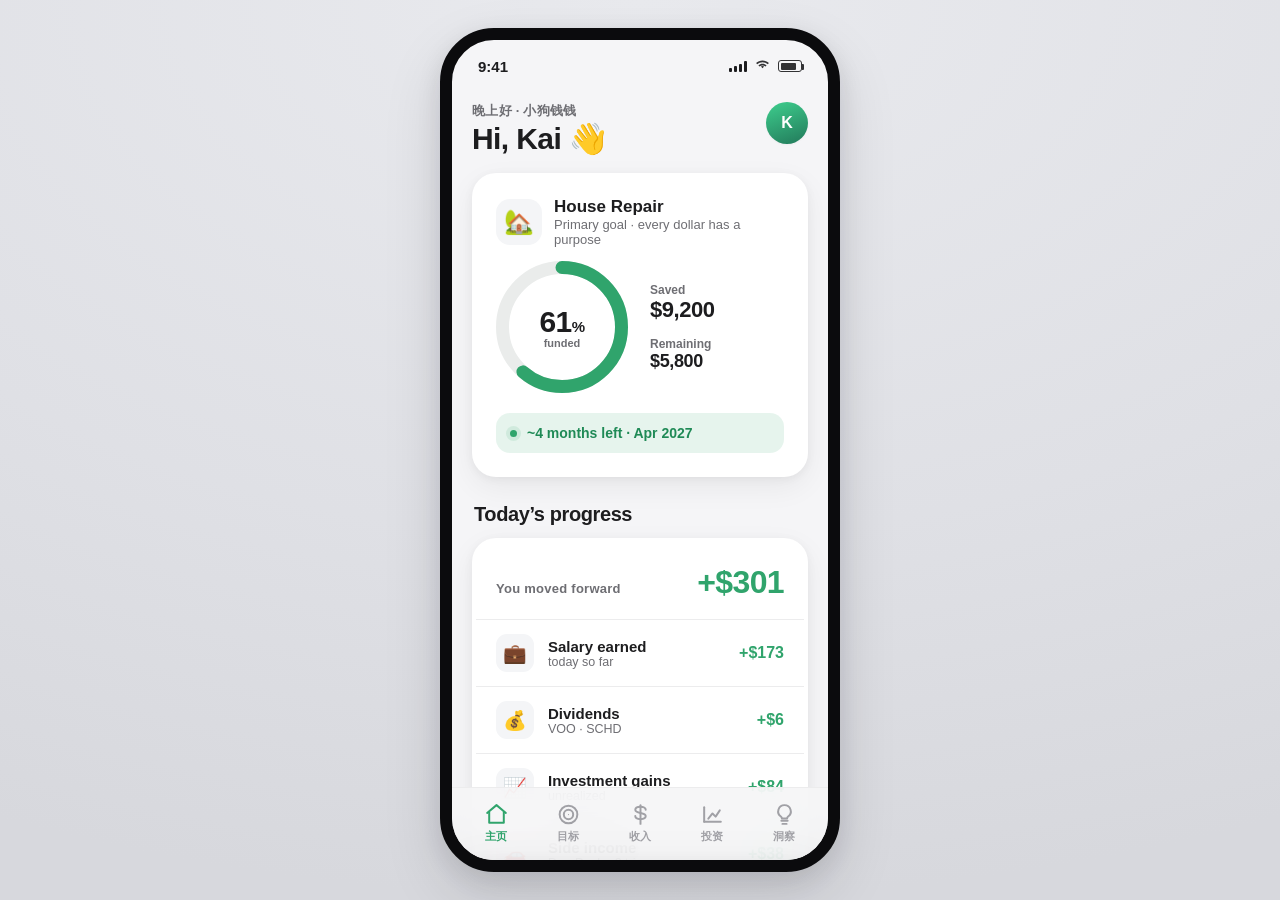
<file: docs/app.html>
<!doctype html>
<html lang="zh">
<head>
  <meta charset="utf-8" />
  <meta name="viewport" content="width=device-width, initial-scale=1" />
  <meta http-equiv="refresh" content="0; url=./" />
  <link rel="canonical" href="https://kaivt.github.io/" />
  <title>小狗钱钱</title>
  <script>location.replace('./');</script>
</head>
<body style="font-family:-apple-system,BlinkMacSystemFont,'Segoe UI',Roboto,sans-serif;padding:24px;color:#1d1d1f">
  Redirecting to <a href="./">小狗钱钱</a>…
</body>
</html>
</file>
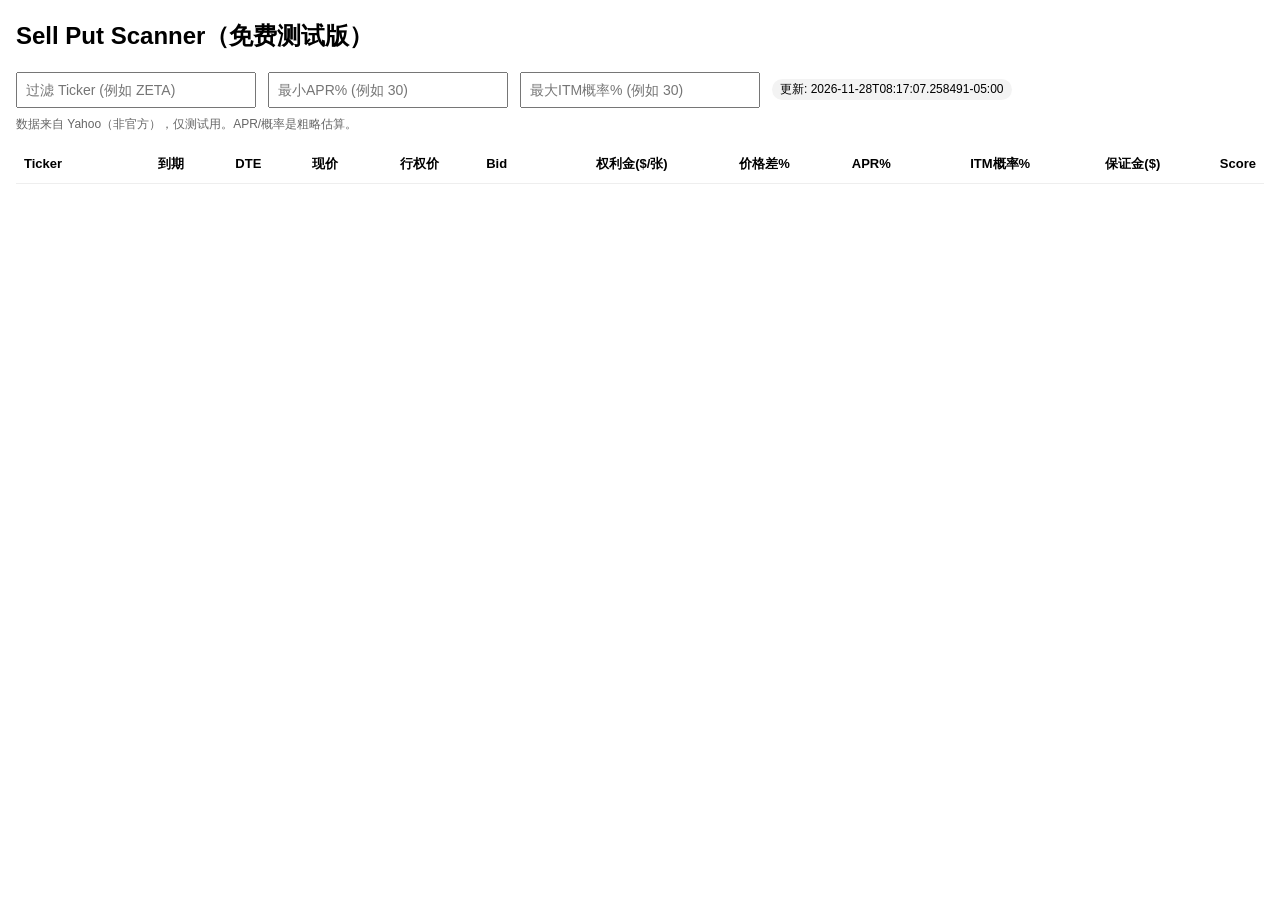
<file: docs/stocks.html>
<!doctype html>
<html lang="zh">
<head>
  <meta charset="utf-8" />
  <meta name="viewport" content="width=device-width,initial-scale=1" />
  <title>Sell Put Scanner (Free Test)</title>
  <style>
    body { font-family: -apple-system,BlinkMacSystemFont,"Segoe UI",Roboto,Arial; margin: 16px; }
    .top { display: flex; gap: 12px; flex-wrap: wrap; align-items: center; }
    input { padding: 8px; font-size: 14px; width: 220px; }
    table { width: 100%; border-collapse: collapse; margin-top: 12px; }
    th, td { border-bottom: 1px solid #eee; padding: 10px 8px; text-align: right; font-size: 13px; }
    th { position: sticky; top: 0; background: #fff; cursor: pointer; }
    td:first-child, th:first-child { text-align: left; }
    .muted { color: #666; font-size: 12px; margin-top: 8px; }
    .pill { display:inline-block; padding: 2px 8px; border-radius: 999px; background:#f3f3f3; font-size:12px; }
  </style>
</head>
<body>
  <h2>Sell Put Scanner（免费测试版）</h2>

  <div class="top">
    <input id="filterTicker" placeholder="过滤 Ticker (例如 ZETA)" />
    <input id="minApr" placeholder="最小APR% (例如 30)" />
    <input id="maxProb" placeholder="最大ITM概率% (例如 30)" />
    <span class="pill" id="updated">加载中...</span>
  </div>

  <div class="muted">
    数据来自 Yahoo（非官方），仅测试用。APR/概率是粗略估算。
  </div>

  <table id="tbl">
    <thead>
      <tr>
        <th data-k="ticker" style="text-align:left">Ticker</th>
        <th data-k="expiration">到期</th>
        <th data-k="dte">DTE</th>
        <th data-k="spot">现价</th>
        <th data-k="strike">行权价</th>
        <th data-k="bid">Bid</th>
        <th data-k="premium_$">权利金($/张)</th>
        <th data-k="price_diff_%">价格差%</th>
        <th data-k="apr_%">APR%</th>
        <th data-k="prob_itm_%">ITM概率%</th>
        <th data-k="cash_collateral_$">保证金($)</th>
        <th data-k="score">Score</th>
      </tr>
    </thead>
    <tbody></tbody>
  </table>

<script>
let rows = [];
let sortKey = "score";
let sortDesc = true;

function num(v) {
  if (v === null || v === undefined || v === "") return null;
  const n = Number(v);
  return Number.isFinite(n) ? n : null;
}

function fmt(v, digits=2) {
  const n = num(v);
  if (n === null) return "-";
  return n.toFixed(digits);
}

function passFilters(r) {
  const fTicker = document.getElementById("filterTicker").value.trim().toUpperCase();
  const minApr = num(document.getElementById("minApr").value.trim());
  const maxProb = num(document.getElementById("maxProb").value.trim());

  if (fTicker && !r.ticker.includes(fTicker)) return false;
  if (minApr !== null && (num(r["apr_%"]) === null || r["apr_%"] < minApr)) return false;
  if (maxProb !== null && (num(r["prob_itm_%"]) === null || r["prob_itm_%"] > maxProb)) return false;
  return true;
}

function sortRows(list) {
  return list.sort((a,b) => {
    const av = a[sortKey];
    const bv = b[sortKey];
    const an = num(av);
    const bn = num(bv);

    if (an === null && bn === null) return 0;
    if (an === null) return 1;
    if (bn === null) return -1;

    return sortDesc ? (bn - an) : (an - bn);
  });
}

function render() {
  const tbody = document.querySelector("#tbl tbody");
  tbody.innerHTML = "";

  const filtered = rows.filter(passFilters);
  sortRows(filtered);

  for (const r of filtered) {
    const tr = document.createElement("tr");
    tr.innerHTML = `
      <td style="text-align:left">${r.ticker}</td>
      <td>${r.expiration}</td>
      <td>${r.dte}</td>
      <td>${fmt(r.spot, 2)}</td>
      <td>${fmt(r.strike, 2)}</td>
      <td>${fmt(r.bid, 2)}</td>
      <td>${fmt(r["premium_$"], 2)}</td>
      <td>${fmt(r["price_diff_%"], 2)}</td>
      <td>${fmt(r["apr_%"], 2)}</td>
      <td>${fmt(r["prob_itm_%"], 2)}</td>
      <td>${fmt(r["cash_collateral_$"], 0)}</td>
      <td>${fmt(r.score, 2)}</td>
    `;
    tbody.appendChild(tr);
  }
}

async function load() {
  const res = await fetch("./data/options.json?ts=" + Date.now());
  const data = await res.json();
  rows = data.rows || [];
  document.getElementById("updated").textContent =
    "更新: " + (data.generated_at_et || data.generated_at_utc || "unknown");

  render();
}

document.getElementById("filterTicker").addEventListener("input", render);
document.getElementById("minApr").addEventListener("input", render);
document.getElementById("maxProb").addEventListener("input", render);

document.querySelectorAll("th[data-k]").forEach(th => {
  th.addEventListener("click", () => {
    const k = th.getAttribute("data-k");
    if (sortKey === k) sortDesc = !sortDesc;
    else { sortKey = k; sortDesc = true; }
    render();
  });
});

load();
</script>
</body>
</html>
</file>
<file: docs/desk-dashboard/styles.css>
/* Visual pass follows unslop by Damir Sokolovsky (@heydamir), CC BY 4.0. */
:root {
  --bg: #141415;
  --card: #19191b;
  --raised: #232325;
  --hairline: rgba(237, 237, 237, 0.08);
  --text: #ededed;
  --secondary: #a1a1a6;
  --muted: #85858b;
  --accent: #e0a54b;
  --up: #4cc38a;
  --down: #e5484d;
  --ease: cubic-bezier(0.22, 1, 0.36, 1);
  --font: "IBM Plex Sans", "PingFang SC", "Hiragino Sans GB", "Noto Sans SC",
    "Noto Sans CJK SC", "Microsoft YaHei", sans-serif;
  --mono: "IBM Plex Mono", "IBM Plex Sans", "PingFang SC", ui-monospace, monospace;
  color-scheme: dark;
}

* {
  box-sizing: border-box;
  margin: 0;
  padding: 0;
}

html, body {
  background: var(--bg);
  color: var(--text);
  min-height: 100%;
  min-height: 100dvh;
  font-family: var(--font);
  font-weight: 400;
  -webkit-font-smoothing: antialiased;
  -webkit-tap-highlight-color: transparent;
}

body {
  padding: calc(env(safe-area-inset-top, 0px) + 20px)
    calc(env(safe-area-inset-right, 0px) + 20px)
    calc(env(safe-area-inset-bottom, 0px) + 20px)
    calc(env(safe-area-inset-left, 0px) + 20px);
}

.wrap {
  max-width: 980px;
  margin: 0 auto;
  display: flex;
  flex-direction: column;
  gap: 32px;
  min-height: calc(100dvh - env(safe-area-inset-top, 0px) - env(safe-area-inset-bottom, 0px) - 40px);
}

.topbar {
  display: flex;
  align-items: center;
  justify-content: space-between;
  gap: 12px;
  min-height: 32px;
}

.brand {
  font-size: 16px;
  line-height: 1;
  font-weight: 500;
  color: var(--text);
  letter-spacing: 0;
}

.status-wrap {
  display: flex;
  align-items: center;
  gap: 8px;
}

.lamp {
  width: 6px;
  height: 6px;
  border-radius: 50%;
  background: var(--muted);
  flex-shrink: 0;
}

.lamp.open {
  background: var(--accent);
}

.status {
  font-family: var(--mono);
  font-size: 12px;
  line-height: 16px;
  color: var(--muted);
  text-align: right;
  letter-spacing: 0;
}

.clock-block {
  display: flex;
  flex-direction: column;
  gap: 8px;
}

.tz {
  font-size: 13px;
  line-height: 20px;
  color: var(--secondary);
}

.clock-row {
  display: flex;
  align-items: baseline;
  gap: 8px;
  font-variant-numeric: tabular-nums;
  font-feature-settings: "tnum" 1;
}

.clock {
  font-family: var(--mono);
  font-size: 56px;
  font-weight: 400;
  letter-spacing: -0.02em;
  line-height: 1.04;
  color: var(--text);
}

.seconds {
  font-family: var(--mono);
  font-size: 20px;
  line-height: 1;
  color: var(--muted);
  font-weight: 400;
}

.ampm {
  font-family: var(--mono);
  font-size: 16px;
  line-height: 1;
  color: var(--secondary);
  font-weight: 400;
}

.date {
  font-size: 16px;
  line-height: 1.15;
  color: var(--secondary);
  font-weight: 400;
}

.weather {
  display: flex;
  flex-direction: column;
  align-items: flex-start;
  gap: 4px;
  margin-top: 8px;
  padding-top: 16px;
  border-top: 1px solid var(--hairline);
}

.weather-main {
  display: flex;
  align-items: center;
  gap: 8px;
}

.wx-icon {
  display: inline-flex;
  width: 18px;
  height: 18px;
  color: var(--secondary);
  flex-shrink: 0;
}

.wx-icon svg {
  width: 18px;
  height: 18px;
  display: block;
}

.wx-temp {
  font-family: var(--mono);
  font-size: 16px;
  line-height: 1;
  font-weight: 500;
  font-variant-numeric: tabular-nums;
  color: var(--text);
}

.wx-cond {
  font-size: 14px;
  line-height: 20px;
  color: var(--secondary);
}

.wx-meta {
  font-size: 13px;
  line-height: 20px;
  color: var(--secondary);
  padding-left: 26px;
}

.list-block {
  display: flex;
  flex-direction: column;
  gap: 12px;
  flex: 1;
}

.section-head {
  display: flex;
  align-items: baseline;
  justify-content: space-between;
  gap: 12px;
  padding: 0 4px;
}

.section-head h2 {
  font-size: 13px;
  line-height: 20px;
  font-weight: 500;
  color: var(--text);
}

.section-head .src {
  font-family: var(--mono);
  font-size: 12px;
  line-height: 16px;
  color: var(--muted);
  letter-spacing: 0;
}

.stocks {
  background: var(--card);
  border: 1px solid var(--hairline);
  border-radius: 16px;
  overflow: hidden;
}

.stock {
  display: grid;
  grid-template-columns: minmax(64px, 1fr) auto auto;
  align-items: baseline;
  column-gap: 16px;
  row-gap: 0;
  min-height: 44px;
  padding: 12px 16px;
  border-top: 1px solid var(--hairline);
}

.stock:first-child {
  border-top: 0;
}

.ticker {
  font-size: 15px;
  line-height: 20px;
  font-weight: 500;
  letter-spacing: 0;
}

.price {
  font-family: var(--mono);
  font-variant-numeric: tabular-nums;
  font-size: 15px;
  line-height: 20px;
  font-weight: 400;
  text-align: right;
  color: var(--text);
}

.chg {
  font-family: var(--mono);
  font-variant-numeric: tabular-nums;
  min-width: 72px;
  text-align: right;
  font-weight: 500;
  font-size: 15px;
  line-height: 20px;
  color: var(--secondary);
}

.chg.up { color: var(--up); }
.chg.down { color: var(--down); }
.chg.flat { color: var(--muted); }

.ext {
  grid-column: 1 / -1;
  font-family: var(--mono);
  font-size: 12px;
  line-height: 16px;
  color: var(--muted);
  text-align: right;
  letter-spacing: 0;
}

.ext .up { color: var(--up); }
.ext .down { color: var(--down); }

.hint, .error {
  font-size: 13px;
  line-height: 20px;
  color: var(--muted);
}

.error { color: var(--down); }

.hint.hidden, .error:empty { display: none; }

body.standalone .hint { display: none; }

@media (min-width: 640px) and (orientation: portrait) {
  .stocks {
    display: grid;
    grid-template-columns: 1fr 1fr;
  }
  .stock {
    border-top: 0;
    border-left: 1px solid var(--hairline);
  }
  .stock:nth-child(odd) { border-left: 0; }
  .stock:nth-child(-n+2) { border-top: 0; }
  .stock:nth-child(n+3) { border-top: 1px solid var(--hairline); }
}

@media (orientation: landscape) and (max-height: 500px) {
  body {
    padding-top: calc(env(safe-area-inset-top, 0px) + 12px);
    padding-bottom: calc(env(safe-area-inset-bottom, 0px) + 12px);
  }
  .wrap {
    display: grid;
    grid-template-columns: minmax(240px, 0.85fr) 1.25fr;
    grid-template-rows: auto 1fr auto;
    gap: 16px 32px;
    min-height: calc(100dvh - env(safe-area-inset-top, 0px) - env(safe-area-inset-bottom, 0px) - 24px);
  }
  .topbar { grid-column: 1 / -1; }
  .clock-block { margin: 0; }
  .clock { font-size: 48px; }
  .weather { margin-top: 4px; padding-top: 12px; }
  .list-block {
    grid-column: 2;
    grid-row: 2;
    min-height: 0;
  }
  .stocks {
    overflow: auto;
  }
  .stock { min-height: 36px; padding: 8px 16px; }
  .hint, .error { grid-column: 1 / -1; }
}

@media (prefers-reduced-motion: reduce) {
  * { transition: none !important; }
}
</file>
